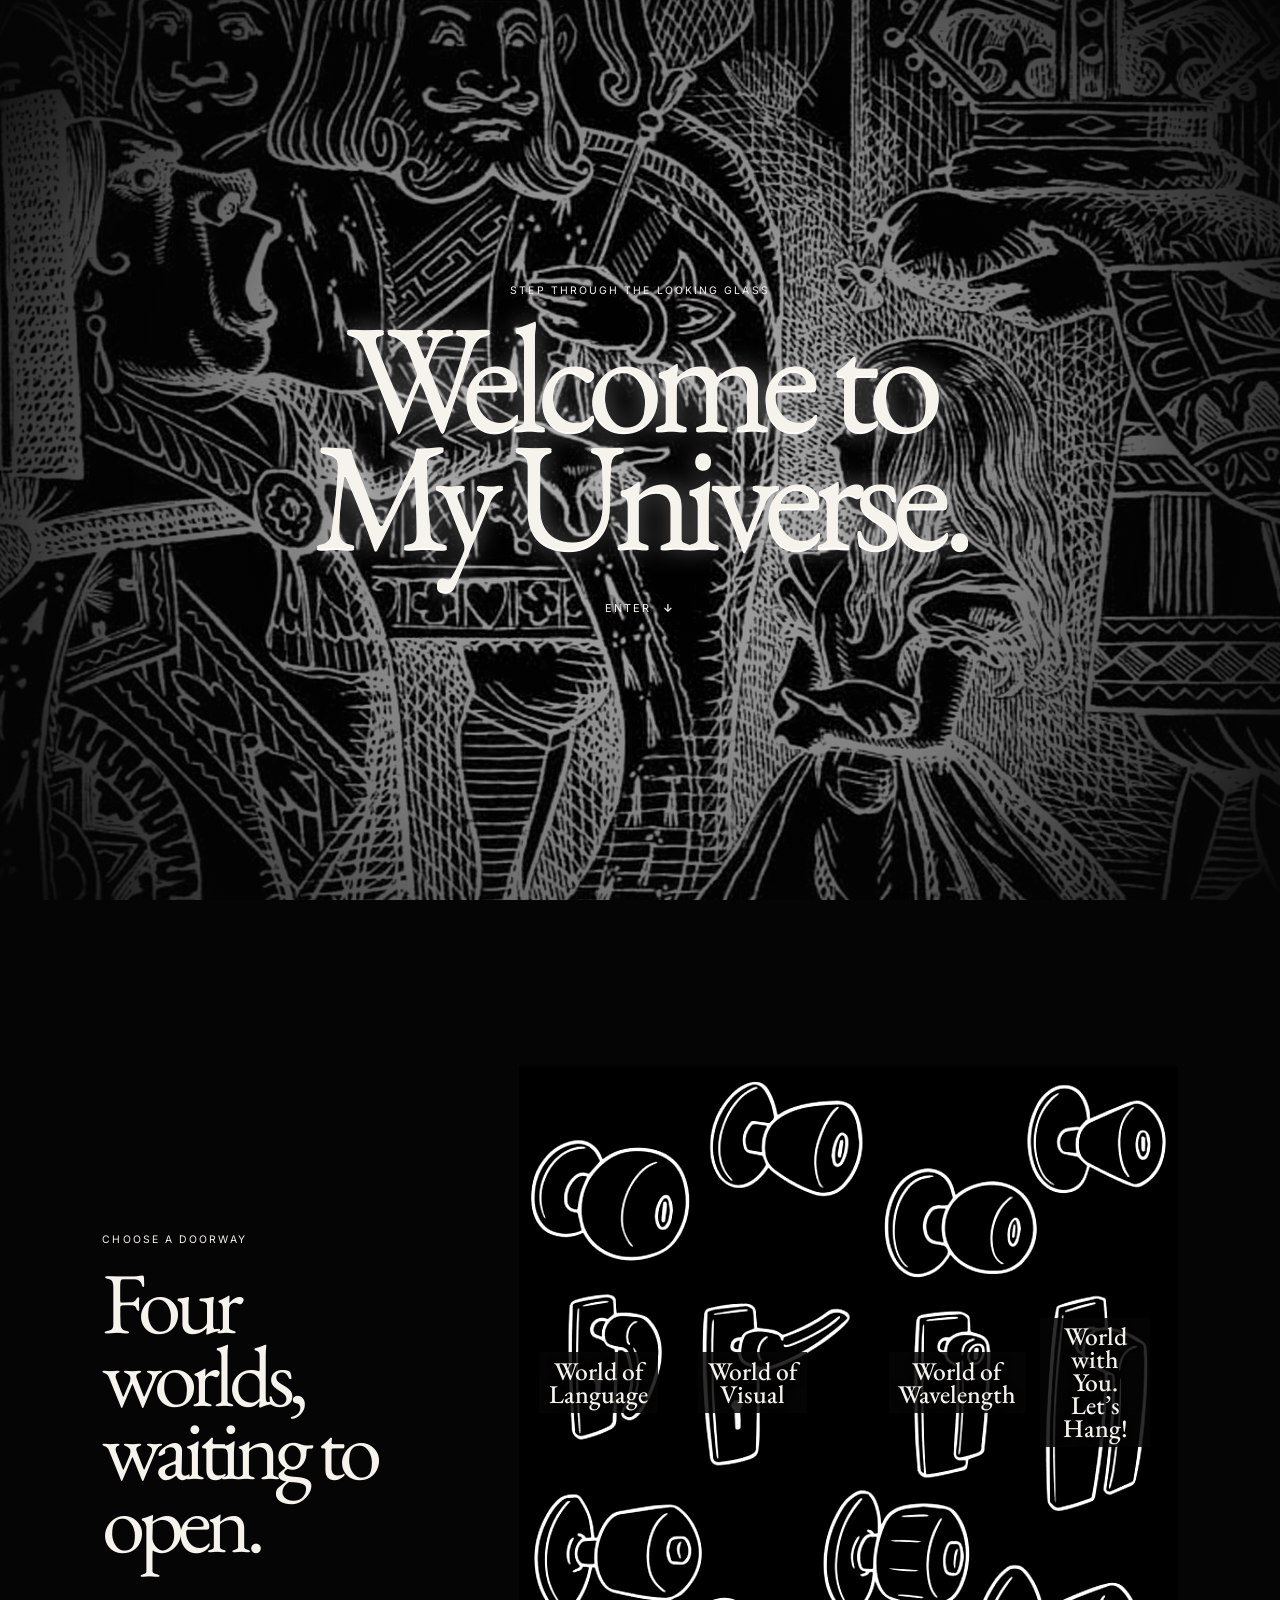
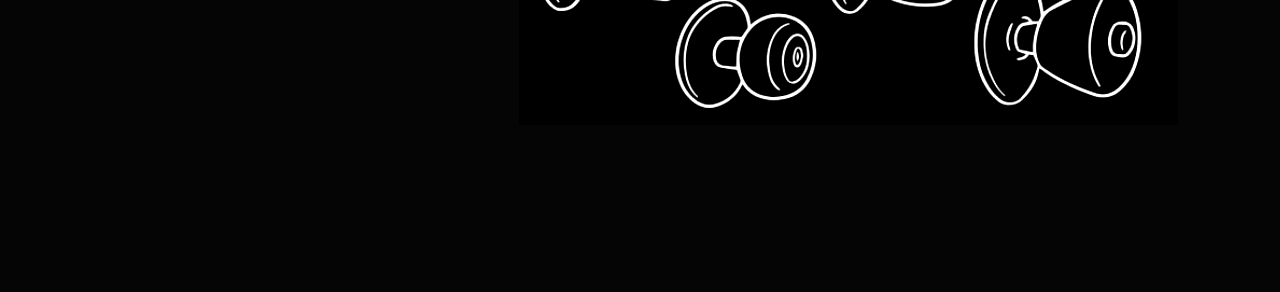
<file: index.html>
<!doctype html>
<html lang="en">
<head>
  <meta charset="utf-8">
  <meta name="viewport" content="width=device-width,initial-scale=1">
  <title>My Universe</title>
  <link rel="stylesheet" href="styles.css">
</head>
<body>
  <main>
    <section class="hero" aria-labelledby="welcome">
      <img class="alice" src="assets/alice-wonderland-sketch.png" alt="Alice in Wonderland illustration">

      <div class="hero-copy">
        <p class="eyebrow">Step through the looking glass</p>
        <h1 id="welcome">Welcome to<br>My Universe.</h1>
        <a class="enter" href="#doors">Enter <b>↓</b></a>
      </div>
    </section>

    <section class="doors" id="doors">
      <header class="doors-copy">
        <p class="eyebrow">Choose a doorway</p>
        <h2>Four worlds,<br>waiting to open.</h2>
      </header>

      <nav class="knob-picker" aria-label="Explore my universe">
        <img src="assets/doorknobs-sketch.png" alt="Illustrated collection of door knobs">

        <a class="knob-link language" href="pages/language.html">
          <span>World of<br>Language</span>
        </a>

        <a class="knob-link visual" href="pages/visual.html">
          <span>World of<br>Visual</span>
        </a>

        <a class="knob-link wavelength" href="pages/sound.html">
          <span>World of<br>Wavelength</span>
        </a>

        <a class="knob-link meetup" href="pages/meetup.html">
          <span>World with You.<br>Let’s Hang!</span>
        </a>
      </nav>
    </section>
  </main>
</body>
</html>
</file>
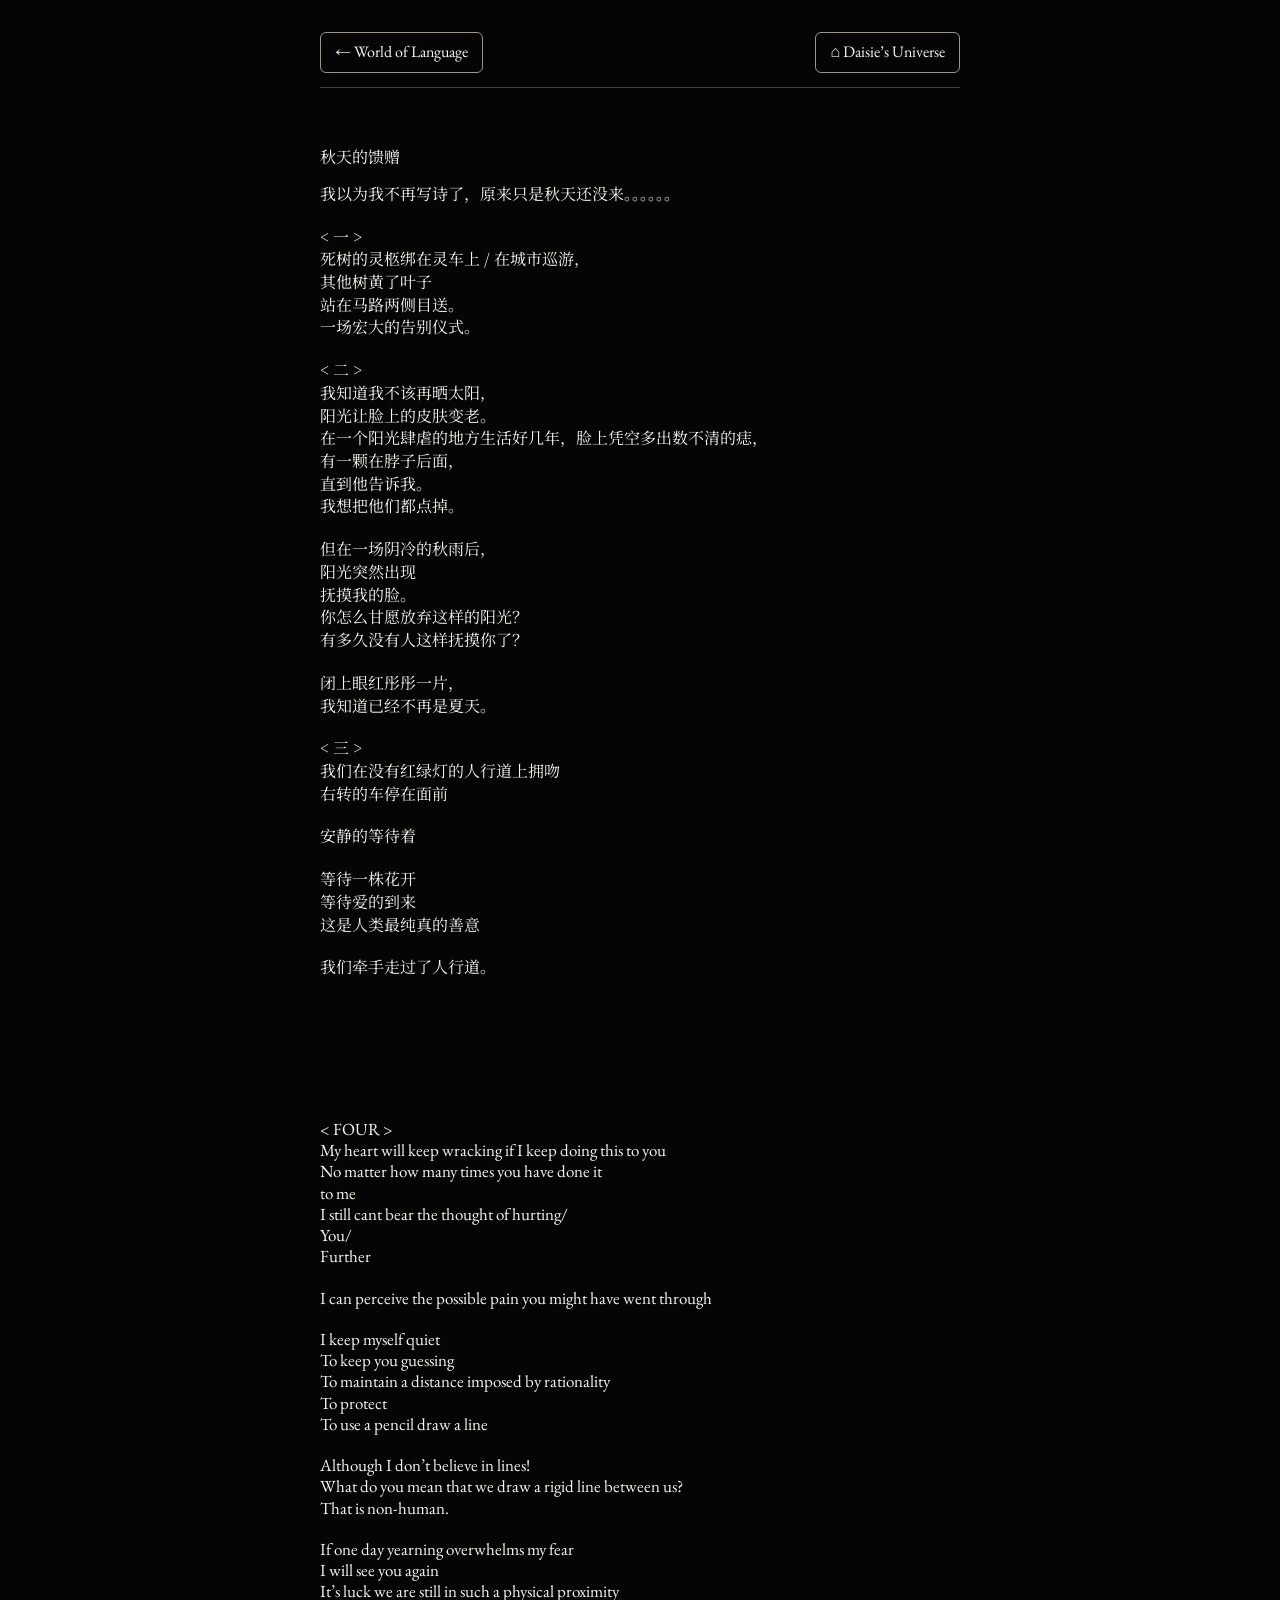
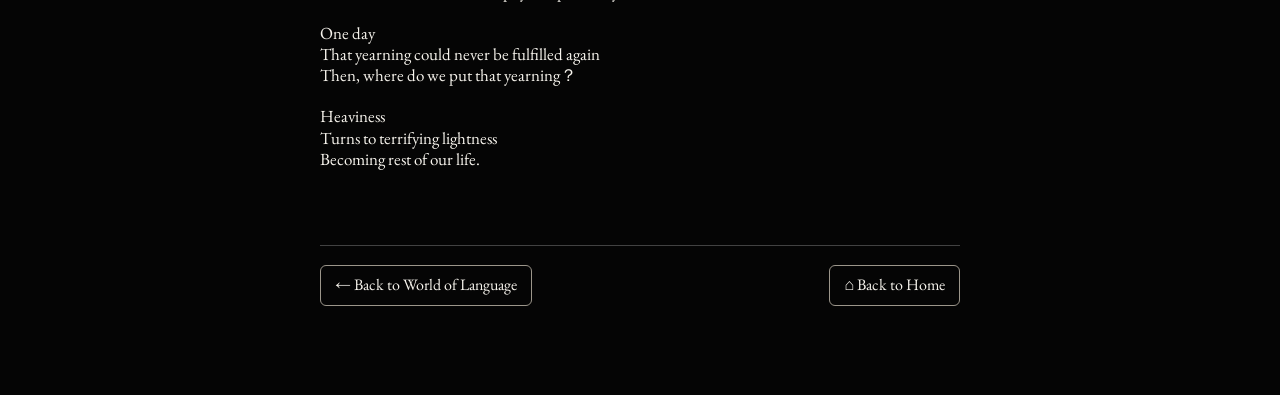
<file: articles/output.html>
<!DOCTYPE html>

<html lang="zh-CN">
<head>
<meta charset="utf-8"/>
<meta content="width=device-width, initial-scale=1" name="viewport"/>
<meta content="秋天的馈赠 — 一首关于秋天、阳光、告别与思念的诗。" name="description"/>
<title>秋天的馈赠 — Daisie's Universe</title>
<link href="https://fonts.googleapis.com" rel="preconnect"/>
<link crossorigin="" href="https://fonts.gstatic.com" rel="preconnect"/>
<link href="https://fonts.googleapis.com/css2?family=EB+Garamond:wght@400;500&amp;family=Noto+Serif+SC:wght@400;500&amp;display=swap" rel="stylesheet"/>
<style>
@import url("https://fonts.googleapis.com/css2?family=EB+Garamond:wght@400;500&family=Noto+Serif+SC:wght@400;500&display=swap");
:root { color-scheme: dark; }
* { box-sizing: border-box; }
html { scroll-behavior: smooth; }
body { margin:0; background:#050505; color:#f7f4ed; font-family:"Noto Serif SC", "Songti SC", "STSong", serif; }
.page { width:min(100% - 36px, 640px); margin:auto; padding:18px 0 70px; }
.site-nav { display:flex; gap:12px; flex-wrap:wrap; align-items:center; justify-content:space-between; padding:14px 0; border-bottom:1px solid #424242; }
.site-nav.bottom { margin-top:75px; padding:19px 0; border-top:1px solid #424242; border-bottom:0; }
.nav-link { display:inline-flex; align-items:center; justify-content:center; min-height:40px; padding:9px 14px; border:1px solid #9b958a; border-radius:6px; color:#f7f4ed; text-decoration:none; font-family:"EB Garamond", Georgia, serif; font-size:16px; line-height:1.3; }
.nav-link:hover, .nav-link:focus-visible { background:#f7f4ed; color:#050505; }
header { margin:58px 0 20px; }
h1 { font-size:16px; line-height:1.4; font-weight:400; margin:0 0 15px; }
.subtitle { font-size:16px; line-height:1.4; margin:0; color:inherit; }
.poem-section { margin:0 0 20px; }
.section-number { margin:0; font-size:16px; font-weight:400; line-height:1.42; }
.stanza { margin:0 0 20px; }
.stanza:last-child { margin-bottom:0; }
.verse-line { display:block; font-size:16px; line-height:1.42; white-space:pre-wrap; overflow-wrap:anywhere; }
.poem-section[lang="en"] { margin-top:140px; }
.poem-section[lang="en"] .section-number, .poem-section[lang="en"] .verse-line { font-family:"EB Garamond", Georgia, serif; font-size:17px; line-height:1.25; }
.poem-section[lang="en"] .stanza { margin-bottom:20px; }
@media (max-width: 600px) { .page{width:calc(100% - 36px);} header{margin-top:42px;} .site-nav{gap:8px;} .nav-link{font-size:15px; padding:8px 10px;} .poem-section[lang="en"]{margin-top:100px;} }
</style>
</head>
<body>
<div class="page">
<nav aria-label="Top navigation" class="site-nav"><a class="nav-link" href="../pages/language.html">← World of Language</a><a class="nav-link" href="../index.html">⌂ Daisie’s Universe</a></nav>
<main>
<header>
<h1>秋天的馈赠</h1>
<p class="subtitle">我以为我不再写诗了，原来只是秋天还没来。。。。。。</p>
</header>
<section aria-label="&lt; 一 &gt;" class="poem-section" lang="zh-CN">
<h2 class="section-number">&lt; 一 &gt;</h2>
<div class="stanza">
<span class="verse-line">死树的灵柩绑在灵车上 / 在城市巡游，</span>
<span class="verse-line">其他树黄了叶子</span>
<span class="verse-line">站在马路两侧目送。</span>
<span class="verse-line">一场宏大的告别仪式。</span>
</div>
</section>
<section aria-label="&lt; 二 &gt;" class="poem-section" lang="zh-CN">
<h2 class="section-number">&lt; 二 &gt;</h2>
<div class="stanza">
<span class="verse-line">我知道我不该再晒太阳，</span>
<span class="verse-line">阳光让脸上的皮肤变老。</span>
<span class="verse-line">在一个阳光肆虐的地方生活好几年，脸上凭空多出数不清的痣，</span>
<span class="verse-line">有一颗在脖子后面，</span>
<span class="verse-line">直到他告诉我。</span>
<span class="verse-line">我想把他们都点掉。</span>
</div>
<div class="stanza">
<span class="verse-line">但在一场阴冷的秋雨后，</span>
<span class="verse-line">阳光突然出现</span>
<span class="verse-line">抚摸我的脸。</span>
<span class="verse-line">你怎么甘愿放弃这样的阳光？ </span>
<span class="verse-line">有多久没有人这样抚摸你了？</span>
</div>
<div class="stanza">
<span class="verse-line">闭上眼红彤彤一片，</span>
<span class="verse-line">我知道已经不再是夏天。</span>
</div>
</section>
<section aria-label="&lt; 三 &gt;" class="poem-section" lang="zh-CN">
<h2 class="section-number">&lt; 三 &gt;</h2>
<div class="stanza">
<span class="verse-line">我们在没有红绿灯的人行道上拥吻</span>
<span class="verse-line">右转的车停在面前</span>
</div>
<div class="stanza">
<span class="verse-line">安静的等待着</span>
</div>
<div class="stanza">
<span class="verse-line">等待一株花开</span>
<span class="verse-line">等待爱的到来</span>
<span class="verse-line">这是人类最纯真的善意</span>
</div>
<div class="stanza">
<span class="verse-line">我们牵手走过了人行道。</span>
</div>
</section>
<section aria-label="&lt; FOUR &gt;" class="poem-section" lang="en">
<h2 class="section-number">&lt; FOUR &gt;</h2>
<div class="stanza">
<span class="verse-line">My heart will keep wracking if I keep doing this to you </span>
<span class="verse-line">No matter how many times you have done it</span>
<span class="verse-line">to me </span>
<span class="verse-line">I still cant bear the thought of hurting/ </span>
<span class="verse-line">You/</span>
<span class="verse-line">Further</span>
</div>
<div class="stanza">
<span class="verse-line">I can perceive the possible pain you might have went through</span>
</div>
<div class="stanza">
<span class="verse-line">I keep myself quiet</span>
<span class="verse-line">To keep you guessing </span>
<span class="verse-line">To maintain a distance imposed by rationality </span>
<span class="verse-line">To protect</span>
<span class="verse-line">To use a pencil draw a line</span>
</div>
<div class="stanza">
<span class="verse-line">Although I don’t believe in lines!</span>
<span class="verse-line">What do you mean that we draw a rigid line between us?</span>
<span class="verse-line">That is non-human.</span>
</div>
<div class="stanza">
<span class="verse-line">If one day yearning overwhelms my fear</span>
<span class="verse-line">I will see you again</span>
<span class="verse-line">It’s luck we are still in such a physical proximity </span>
</div>
<div class="stanza">
<span class="verse-line">One day </span>
<span class="verse-line">That yearning could never be fulfilled again</span>
<span class="verse-line">Then, where do we put that yearning？</span>
</div>
<div class="stanza">
<span class="verse-line">Heaviness</span>
<span class="verse-line">Turns to terrifying lightness </span>
<span class="verse-line">Becoming rest of our life.</span>
</div>
</section>
</main>
<nav aria-label="Bottom navigation" class="site-nav bottom"><a class="nav-link" href="../pages/language.html">← Back to World of Language</a><a class="nav-link" href="../index.html">⌂ Back to Home</a></nav>
</div>
</body>
</html>
</file>
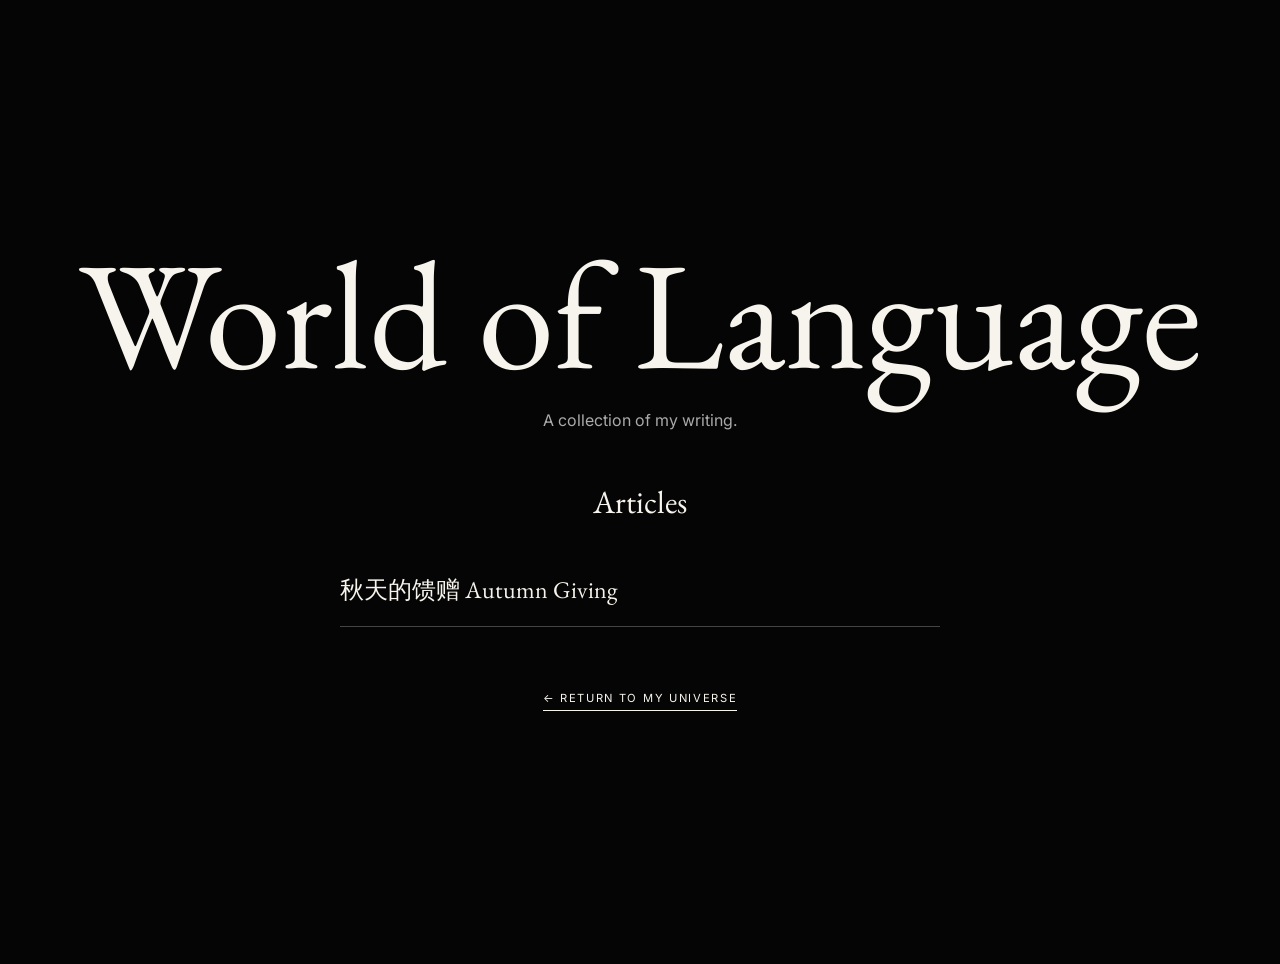
<file: pages/language.html>
<!doctype html>
<html lang="en">
<head>
  <meta charset="UTF-8">
  <meta name="viewport" content="width=device-width,initial-scale=1">
  <title>World of Language — My Universe</title>
  <style>
    @import url("https://fonts.googleapis.com/css2?family=EB+Garamond&family=Inter&display=swap");
    body { margin:0; min-height:100vh; display:grid; place-items:center; padding:2rem; text-align:center; background:#050505; color:#f7f4ed; font-family:Inter,sans-serif; }
    h1 { margin:0; font:400 clamp(4.5rem,12vw,11rem)/.8 "EB Garamond",Garamond,serif; }
    p { max-width:28rem; margin:2rem auto; line-height:1.6; color:#aaa; }
    .back { display:inline-block; margin-top:1rem; padding-bottom:.35rem; border-bottom:1px solid #f7f4ed; color:#f7f4ed; font-size:.7rem; letter-spacing:.15em; text-transform:uppercase; text-decoration:none; }
  
.articles {
  margin: 3rem auto;
  width: min(100%, 600px);
}

.articles h2 {
  font-family: "EB Garamond", serif;
  font-size: 2rem;
  font-weight: 400;
  margin-bottom: 2rem;
}

.article-list {
  list-style: none;
  padding: 0;
  text-align: left;
}

.article-list li {
  padding: 1.2rem 0;
  border-bottom: 1px solid #444;
}

.article-list a {
  color: #f7f4ed;
  text-decoration: none;
  font-family: "EB Garamond", serif;
  font-size: 1.5rem;
}

.article-list a:hover {
  color: #c9b18a;
}

  </style>
</head>
<body>
  <main>
    <h1>World of Language</h1>
 
<p>A collection of my writing.</p>

<section class="articles">
  <h2>Articles</h2>

  <ul class="article-list">
    <li>
      <a href="../articles/output.html">
        秋天的馈赠 Autumn Giving
      </a>
    </li>
  </ul>
</section>

<a class="back" href="../index.html">
  ← Return to My Universe
</a>

  </main>
</body>
</html>
</file>
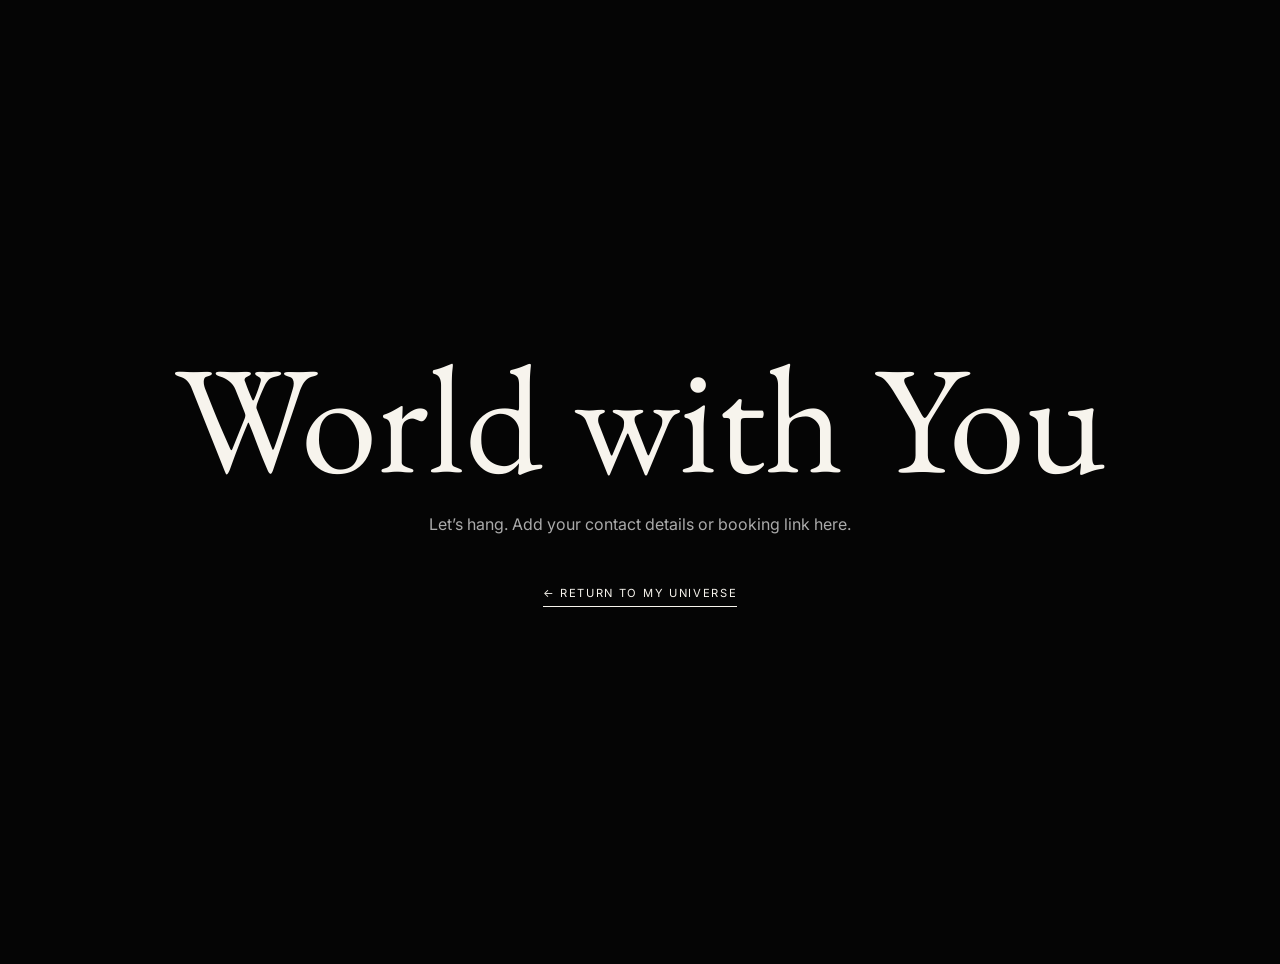
<file: pages/meetup.html>
<!doctype html>
<html lang="en">
<head>
  <meta charset="UTF-8">
  <meta name="viewport" content="width=device-width,initial-scale=1">
  <title>World with You — My Universe</title>
  <style>
    @import url("https://fonts.googleapis.com/css2?family=EB+Garamond&family=Inter&display=swap");
    body { margin:0; min-height:100vh; display:grid; place-items:center; padding:2rem; text-align:center; background:#050505; color:#f7f4ed; font-family:Inter,sans-serif; }
    h1 { margin:0; font:400 clamp(4.5rem,12vw,11rem)/.8 "EB Garamond",Garamond,serif; }
    p { max-width:28rem; margin:2rem auto; line-height:1.6; color:#aaa; }
    .back { display:inline-block; margin-top:1rem; padding-bottom:.35rem; border-bottom:1px solid #f7f4ed; color:#f7f4ed; font-size:.7rem; letter-spacing:.15em; text-transform:uppercase; text-decoration:none; }
  </style>
</head>
<body>
  <main>
    <h1>World with You</h1>
    <p>Let’s hang. Add your contact details or booking link here.</p>
    <a class="back" href="../index.html">← Return to My Universe</a>
  </main>
</body>
</html>
</file>
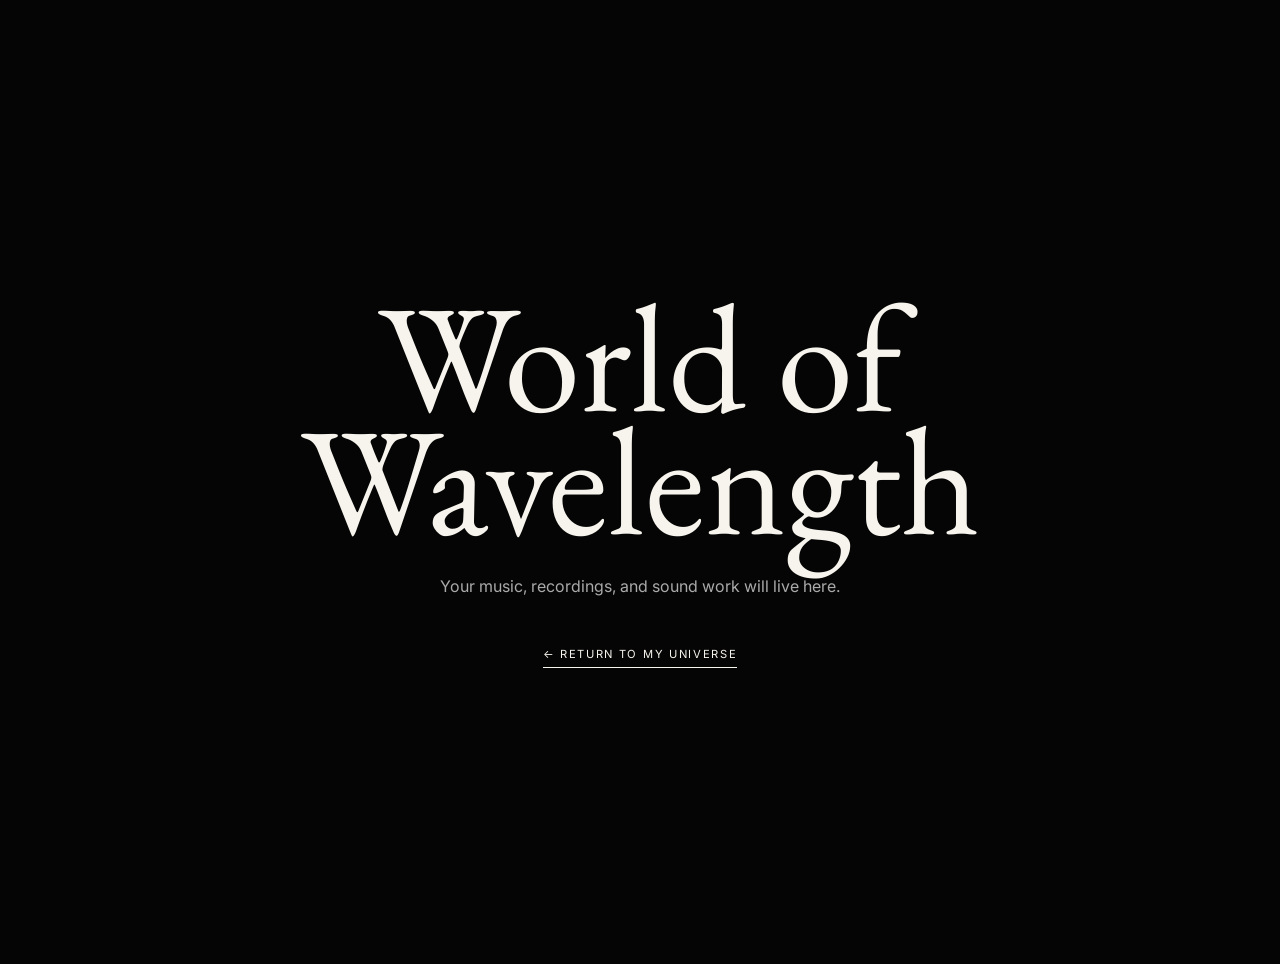
<file: pages/sound.html>
<!doctype html>
<html lang="en">
<head>
  <meta charset="UTF-8">
  <meta name="viewport" content="width=device-width,initial-scale=1">
  <title>World of Wavelength — My Universe</title>
  <style>
    @import url("https://fonts.googleapis.com/css2?family=EB+Garamond&family=Inter&display=swap");
    body { margin:0; min-height:100vh; display:grid; place-items:center; padding:2rem; text-align:center; background:#050505; color:#f7f4ed; font-family:Inter,sans-serif; }
    h1 { margin:0; font:400 clamp(4.5rem,12vw,11rem)/.8 "EB Garamond",Garamond,serif; }
    p { max-width:28rem; margin:2rem auto; line-height:1.6; color:#aaa; }
    .back { display:inline-block; margin-top:1rem; padding-bottom:.35rem; border-bottom:1px solid #f7f4ed; color:#f7f4ed; font-size:.7rem; letter-spacing:.15em; text-transform:uppercase; text-decoration:none; }
  </style>
</head>
<body>
  <main>
    <h1>World of Wavelength</h1>
    <p>Your music, recordings, and sound work will live here.</p>
    <a class="back" href="../index.html">← Return to My Universe</a>
  </main>
</body>
</html>
</file>
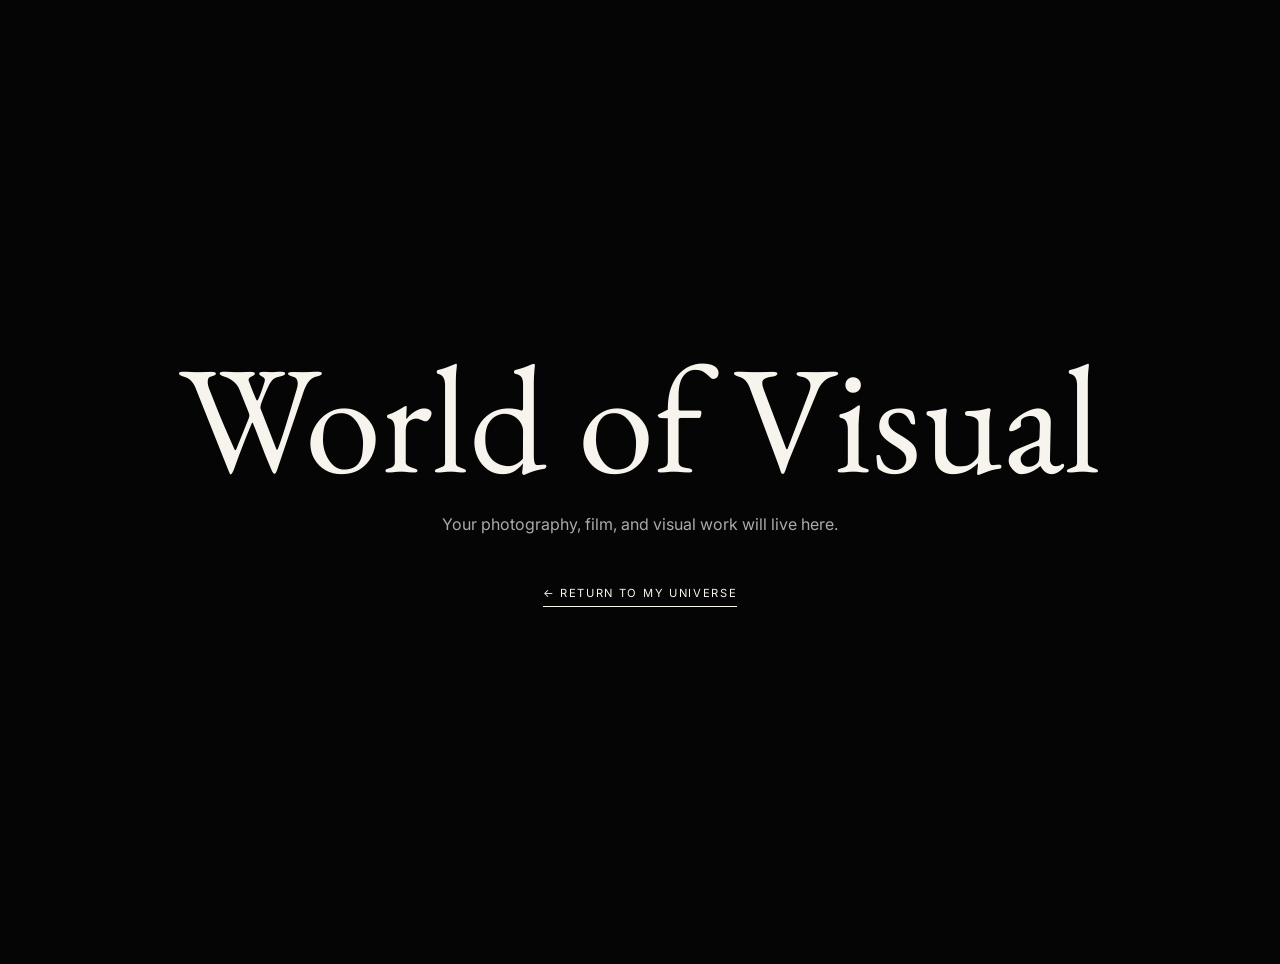
<file: pages/visual.html>
<!doctype html>
<html lang="en">
<head>
  <meta charset="UTF-8">
  <meta name="viewport" content="width=device-width,initial-scale=1">
  <title>World of Visual — My Universe</title>
  <style>
    @import url("https://fonts.googleapis.com/css2?family=EB+Garamond&family=Inter&display=swap");
    body { margin:0; min-height:100vh; display:grid; place-items:center; padding:2rem; text-align:center; background:#050505; color:#f7f4ed; font-family:Inter,sans-serif; }
    h1 { margin:0; font:400 clamp(4.5rem,12vw,11rem)/.8 "EB Garamond",Garamond,serif; }
    p { max-width:28rem; margin:2rem auto; line-height:1.6; color:#aaa; }
    .back { display:inline-block; margin-top:1rem; padding-bottom:.35rem; border-bottom:1px solid #f7f4ed; color:#f7f4ed; font-size:.7rem; letter-spacing:.15em; text-transform:uppercase; text-decoration:none; }
  </style>
</head>
<body>
  <main>
    <h1>World of Visual</h1>
    <p>Your photography, film, and visual work will live here.</p>
    <a class="back" href="../index.html">← Return to My Universe</a>
  </main>
</body>
</html>
</file>
<file: styles.css>
@import url("https://fonts.googleapis.com/css2?family=EB+Garamond:wght@400;500&family=Inter:wght@400;500&display=swap");

:root {
  --black: #050505;
  --white: #f6f3ed;
}

* { box-sizing: border-box; }

html {
  scroll-behavior: smooth;
  background: var(--black);
}

body {
  margin: 0;
  background: var(--black);
  color: var(--white);
  font-family: Inter, sans-serif;
}

a {
  color: inherit;
  text-decoration: none;
}

.hero {
  position: relative;
  isolation: isolate;
  min-height: 100svh;
  display: grid;
  place-items: center;
  overflow: hidden;
}

.alice {
  position: absolute;
  inset: 0;
  z-index: -2;
  width: 100%;
  height: 100%;
  object-fit: cover;
  filter: grayscale(1) invert(1) contrast(1.35);
  mix-blend-mode: screen;
  opacity: .64;
}

.hero::after {
  content: "";
  position: absolute;
  inset: 0;
  z-index: -1;
  background: radial-gradient(circle, transparent 17%, rgba(5,5,5,.25) 52%, #050505 100%);
}

.hero-copy {
  padding: 2rem;
  text-align: center;
}

.eyebrow {
  margin: 0 0 1.25rem;
  font-size: .65rem;
  letter-spacing: .2em;
  text-transform: uppercase;
}

h1, h2 {
  margin: 0;
  font-family: "EB Garamond", Garamond, serif;
  font-weight: 400;
  letter-spacing: -.07em;
}

h1 {
  font-size: clamp(4.2rem, 12vw, 12rem);
  line-height: .77;
  text-shadow: 0 2px 0 white, 0 0 25px rgba(255,255,255,.45);
}

.enter {
  display: inline-flex;
  gap: .75rem;
  margin-top: 3rem;
  font-size: .68rem;
  letter-spacing: .18em;
  text-transform: uppercase;
}

.doors {
  min-height: 100svh;
  padding: clamp(5rem, 13vw, 11rem) clamp(1.4rem, 8vw, 9rem);
  display: grid;
  grid-template-columns: .68fr 1.32fr;
  align-items: center;
  gap: clamp(2.5rem, 6vw, 7rem);
}

.doors-copy h2 {
  font-size: clamp(3.8rem, 6.8vw, 7.4rem);
  line-height: .84;
}

.knob-picker {
  position: relative;
  width: min(100%, 46rem);
  aspect-ratio: 1;
  justify-self: end;
  overflow: hidden;
  background: var(--black);
}

.knob-picker img {
  display: block;
  width: 100%;
  height: 100%;
  object-fit: cover;
  filter: grayscale(1) invert(1) contrast(1.35);
}

.knob-link {
  position: absolute;
  display: grid;
  place-items: center;
  width: 17%;
  height: 32%;
  border: 1px solid transparent;
  border-radius: 1rem;
  color: var(--white);
  text-align: center;
  font: 500 clamp(1.15rem, 2vw, 1.8rem)/.9 "EB Garamond", Garamond, serif;
  transition: .35s ease;
}

.knob-link span {
  position: relative;
  max-width: 11rem;
  padding: .45rem .6rem;
  background: rgba(5, 5, 5, .84);
  text-shadow: 0 1px 8px #000;
}

/* These place each label in the centre of its vertical handle */
.language   { left: 3%;  top: 32%; }
.visual     { left: 27%; top: 32%; }
.wavelength { left: 56%; top: 32%; }
.meetup     { left: 79%; top: 32%; }



/* Mobile-only Four Worlds layout */
@media (max-width: 768px) {

  .doors {
    grid-template-columns: 1fr;
    gap: 2rem;
    padding: 4rem 1.5rem;
    min-height: auto;
  }

  .doors-copy {
    text-align: center;
  }

  .doors-copy h2 {
    font-size: clamp(3.5rem, 12vw, 5rem);
    line-height: .95;
  }

  .knob-picker {
    width: 100%;
    max-width: 420px;
    aspect-ratio: auto;
    overflow: visible;
    justify-self: center;

    display: grid;
    grid-template-columns: repeat(2, minmax(0, 1fr));
    gap: 12px;
  }

  /* Illustration spans full width */
  .knob-picker img {
    grid-column: 1 / -1;
    width: 100%;
    height: auto;
    object-fit: contain;
    margin-bottom: 1rem;
  }

  /* Turn overlaid labels into grid buttons */
  .knob-link {
    position: static;
    width: 100%;
    height: auto;
    min-height: 80px;

    display: flex;
    align-items: center;
    justify-content: center;

    border: 1px solid #555;
    border-radius: 8px;

    font-size: 1.2rem;
    text-align: center;
  }

  .knob-link span {
    max-width: 100%;
    padding: .75rem;
    background: transparent;
    line-height: 1.2;
    text-shadow: none;
    overflow-wrap: break-word;
  }

  /* Reset desktop positioning */
  .language,
  .visual,
  .wavelength,
  .meetup {
    top: auto;
    left: auto;
  }
}
</file>
